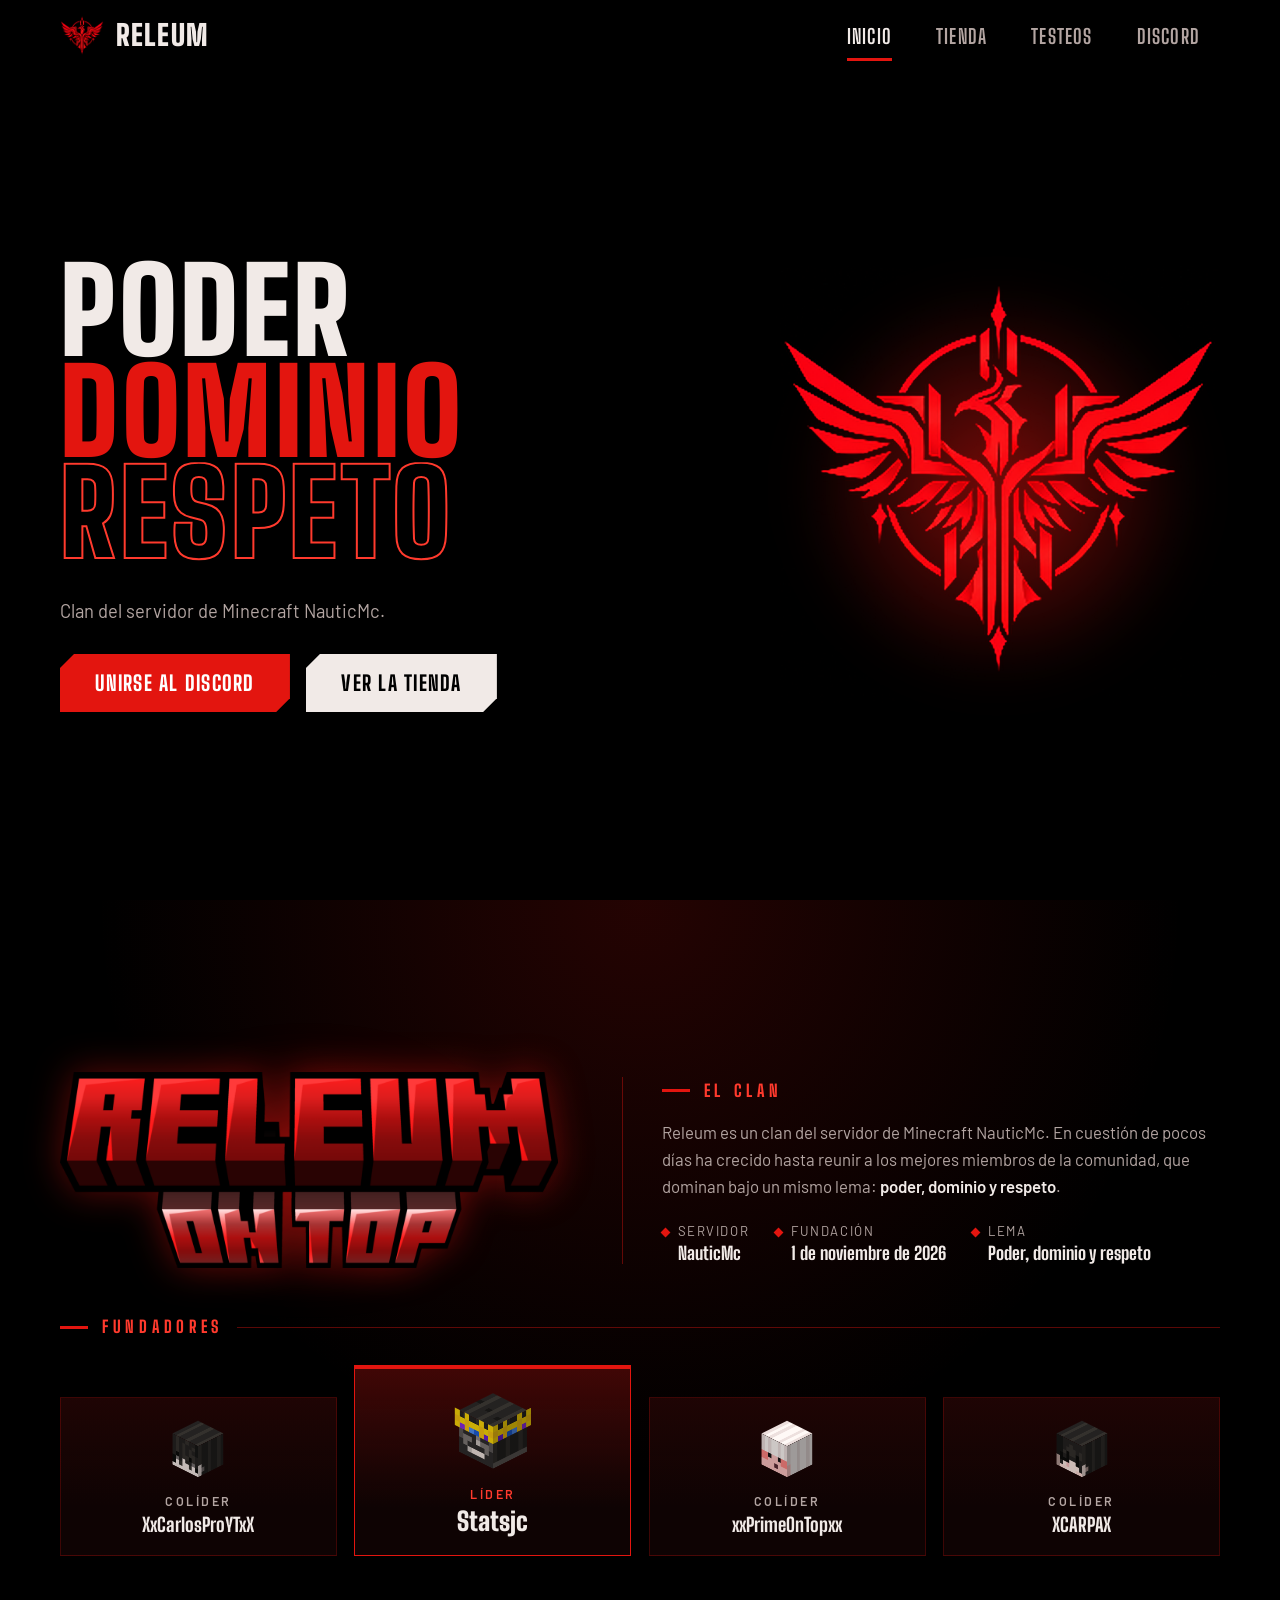
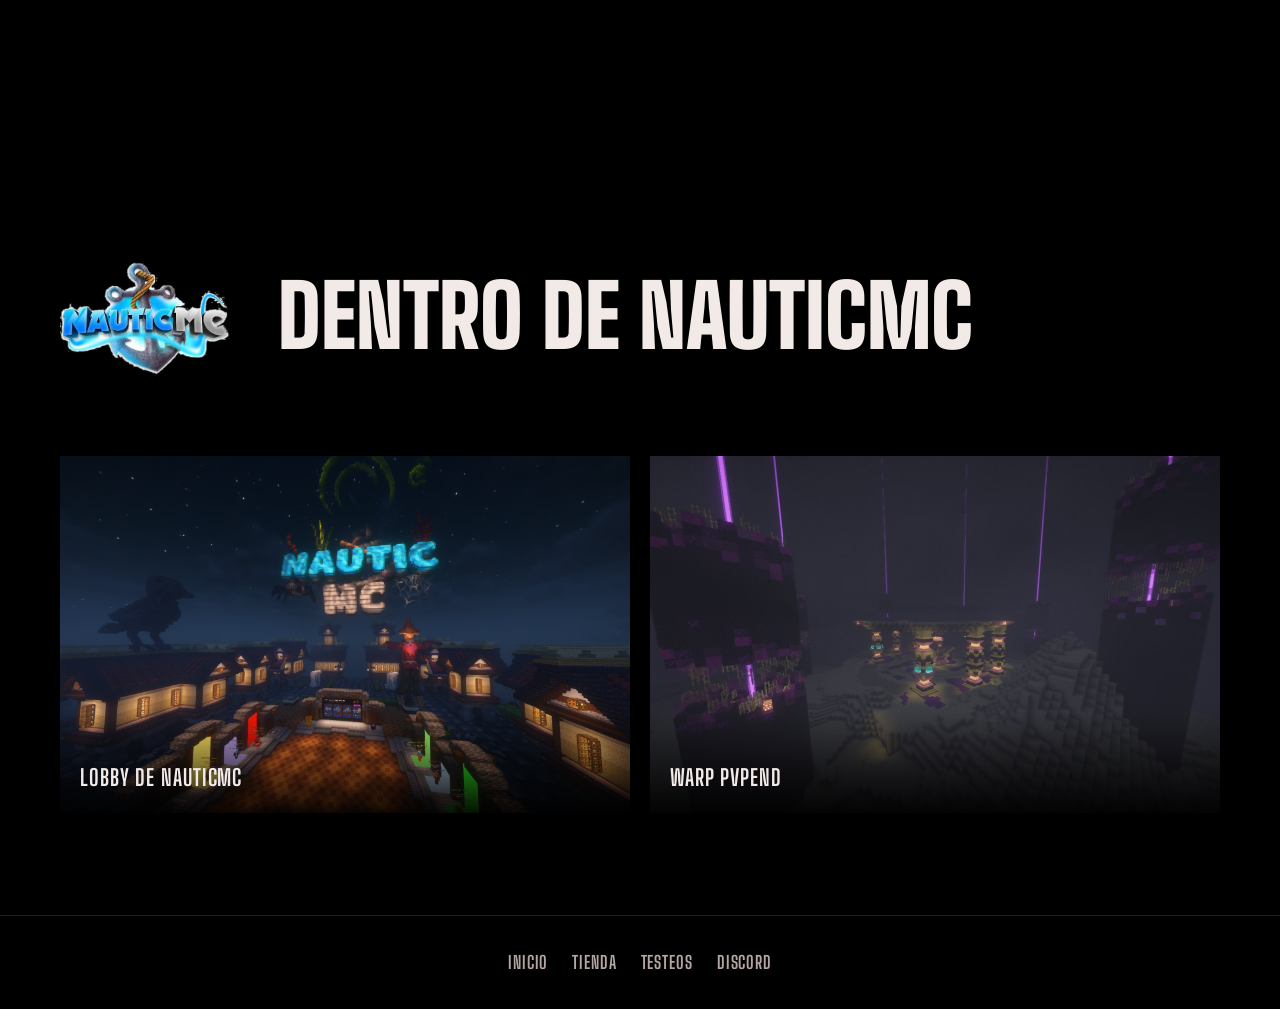
<file: index.html>
<!DOCTYPE html>
<html lang="es">
<head>
<meta charset="utf-8">
<meta name="viewport" content="width=device-width, initial-scale=1">
<title>Clan Releum | Poder, dominio y respeto</title>
<meta name="description" content="Clan Releum del servidor de Minecraft NauticMc. Poder, dominio y respeto.">
<meta name="theme-color" content="#000000">
<link rel="icon" type="image/png" href="assets/img/favicon.png">
<link rel="preconnect" href="https://fonts.googleapis.com">
<link rel="preconnect" href="https://fonts.gstatic.com" crossorigin>
<link href="https://fonts.googleapis.com/css2?family=Barlow:wght@400;500;600&family=Big+Shoulders+Display:wght@700;800;900&display=swap" rel="stylesheet">
<link rel="stylesheet" href="assets/css/styles.css">
<script>document.documentElement.classList.add("js")</script>
</head>
<body>
<a class="salto" href="#contenido">Saltar al contenido</a>
<header class="cabecera">
  <div class="cabecera__in wrap">
    <a class="marca" href="index.html"><img src="assets/img/emblema-releum.png" alt="" width="44" height="44"><span>Releum</span></a>
    <button class="menu-btn" type="button" aria-expanded="false" aria-controls="menu">Menú</button>
    <nav class="menu" id="menu" aria-label="Principal">
      <a href="index.html" aria-current="page">Inicio</a>
      <a href="tienda.html">Tienda</a>
      <a href="testeos.html">Testeos</a>
      <a href="discord.html">Discord</a>
    </nav>
  </div>
</header>

<main id="contenido">

<section class="portada">
  <div class="wrap portada__in">
    <div>
      <h1 class="lema"><span class="sr-only">Clan Releum: </span><span class="pal pal-1">Poder</span><span class="pal pal-2">Dominio</span><span class="pal pal-3">Respeto</span></h1>
      <p class="portada__txt">Clan del servidor de Minecraft NauticMc.</p>
      <div class="btn-fila">
        <a class="btn" href="https://discord.gg/FBF9ZsX2js" target="_blank" rel="noopener">Unirse al Discord</a>
        <a class="btn btn--claro" href="tienda.html">Ver la tienda</a>
      </div>
    </div>
    <div class="portada__emblema">
      <img src="assets/img/emblema-releum.png" alt="Emblema oficial del clan Releum: un fénix rojo de alas abiertas sobre fondo" width="768" height="768">
    </div>
  </div>
</section>

<section class="clan" id="clan">
  <div class="wrap">
    <div class="clan__cab" data-reveal>
      <div class="clan__logo">
        <img class="logotipo" src="assets/img/logotipo-releum-on-top.png" alt="Releum On Top" width="1280" height="504">
      </div>
      <div class="clan__lore">
        <h2 class="etiqueta">El clan</h2>
        <p class="clan__texto">Releum es un clan del servidor de Minecraft NauticMc. En cuestión de pocos días ha crecido hasta reunir a los mejores miembros de la comunidad, que dominan bajo un mismo lema: <strong>poder, dominio y respeto</strong>.</p>
        <dl class="datos">
          <div><dt>Servidor</dt><dd>NauticMc</dd></div>
          <div><dt>Fundación</dt><dd>1 de noviembre de 2026</dd></div>
          <div><dt>Lema</dt><dd>Poder, dominio y respeto</dd></div>
        </dl>
      </div>
    </div>
    <div class="clan__fund" id="fundadores" data-reveal>
      <h2 class="etiqueta etiqueta--linea">Fundadores</h2>
      <ol class="fundadores">
        <li class="fundador">
          <span class="fundador__cabeza"><span class="cabeza cabeza--carlos" data-jugador="XxCarlosProYTxX" data-ref='[44,42,39,40,38,36,40,38,36,34,32,30,44,42,39,44,42,39,44,42,39,37,35,33,45,42,42,92,87,85,34,32,30,61,57,56,187,177,174,197,186,183,197,186,183,187,177,174]' aria-hidden="true"><span class="cabeza__cubo"><span class="capa"><span class="cara cara--frente"></span><span class="cara cara--atras"></span><span class="cara cara--der"></span><span class="cara cara--izq"></span><span class="cara cara--arriba"></span><span class="cara cara--abajo"></span></span><span class="capa capa--ext"><span class="cara cara--frente"></span><span class="cara cara--atras"></span><span class="cara cara--der"></span><span class="cara cara--izq"></span><span class="cara cara--arriba"></span><span class="cara cara--abajo"></span></span></span></span></span>
          <span class="fundador__rango">Colíder</span>
          <h3 class="fundador__nombre">XxCarlosProYTxX</h3>
        </li>
        <li class="fundador fundador--lider">
          <span class="fundador__cabeza"><span class="cabeza cabeza--lg cabeza--stats" data-jugador="Statsjc" data-ref='[202,168,19,198,165,16,202,168,19,198,165,16,132,98,91,105,106,87,118,118,103,124,94,86,98,93,92,66,63,62,105,100,99,98,93,92,46,44,44,133,127,125,143,136,134,46,44,44]' aria-hidden="true"><span class="cabeza__cubo"><span class="capa"><span class="cara cara--frente"></span><span class="cara cara--atras"></span><span class="cara cara--der"></span><span class="cara cara--izq"></span><span class="cara cara--arriba"></span><span class="cara cara--abajo"></span></span><span class="capa capa--ext"><span class="cara cara--frente"></span><span class="cara cara--atras"></span><span class="cara cara--der"></span><span class="cara cara--izq"></span><span class="cara cara--arriba"></span><span class="cara cara--abajo"></span></span></span></span></span>
          <span class="fundador__rango">Líder</span>
          <h3 class="fundador__nombre">Statsjc</h3>
        </li>
        <li class="fundador">
          <span class="fundador__cabeza"><span class="cabeza cabeza--prime" data-jugador="xxPrimeOnTopxx" data-ref='[246,236,234,246,236,234,246,236,234,246,236,234,246,236,234,246,236,234,246,236,234,246,236,234,255,132,130,196,150,150,196,150,150,255,132,130,255,195,194,255,195,194,214,157,159,255,195,194]' aria-hidden="true"><span class="cabeza__cubo"><span class="capa"><span class="cara cara--frente"></span><span class="cara cara--atras"></span><span class="cara cara--der"></span><span class="cara cara--izq"></span><span class="cara cara--arriba"></span><span class="cara cara--abajo"></span></span><span class="capa capa--ext"><span class="cara cara--frente"></span><span class="cara cara--atras"></span><span class="cara cara--der"></span><span class="cara cara--izq"></span><span class="cara cara--arriba"></span><span class="cara cara--abajo"></span></span></span></span></span>
          <span class="fundador__rango">Colíder</span>
          <h3 class="fundador__nombre">xxPrimeOnTopxx</h3>
        </li>
        <li class="fundador">
          <span class="fundador__cabeza"><span class="cabeza cabeza--carpa" data-jugador="XCARPAX" data-ref='[23,22,21,36,34,33,40,38,36,36,34,33,23,22,21,38,36,34,52,49,45,38,36,34,57,49,47,19,18,16,146,134,130,24,23,22,162,140,136,254,221,216,255,234,227,200,176,170]' aria-hidden="true"><span class="cabeza__cubo"><span class="capa"><span class="cara cara--frente"></span><span class="cara cara--atras"></span><span class="cara cara--der"></span><span class="cara cara--izq"></span><span class="cara cara--arriba"></span><span class="cara cara--abajo"></span></span><span class="capa capa--ext"><span class="cara cara--frente"></span><span class="cara cara--atras"></span><span class="cara cara--der"></span><span class="cara cara--izq"></span><span class="cara cara--arriba"></span><span class="cara cara--abajo"></span></span></span></span></span>
          <span class="fundador__rango">Colíder</span>
          <h3 class="fundador__nombre">XCARPAX</h3>
        </li>
      </ol>
    </div>
  </div>
</section>

<section class="seccion" id="nauticmc" data-reveal>
  <div class="wrap">
    <div class="intro-nautic">
      <img src="assets/img/nauticmc-icono.png" alt="Icono de NauticMc" width="447" height="447">
      <h2 class="titulo">Dentro de NauticMc</h2>
    </div>
    <div class="galeria">
      <figure class="foto">
        <img src="assets/img/nauticmc-lobby.png" alt="Lobby de NauticMc de noche, con el logotipo del servidor sobre la plaza central" width="1024" height="576" loading="lazy">
        <figcaption>Lobby de NauticMc</figcaption>
      </figure>
      <figure class="foto">
        <img src="assets/img/warp-pvpend.jpg" alt="Warp pvpend: isla del End con dos grandes pilares de obsidiana" width="1365" height="701" loading="lazy">
        <figcaption>Warp pvpend</figcaption>
      </figure>
    </div>
  </div>
</section>


</main>
<footer class="pie">
  <div class="pie__in wrap">
    <nav aria-label="Pie de página">
      <a href="index.html">Inicio</a>
      <a href="tienda.html">Tienda</a>
      <a href="testeos.html">Testeos</a>
      <a href="discord.html">Discord</a>
    </nav>
  </div>
</footer>
<script src="assets/js/main.js"></script>
</body>
</html>
</file>
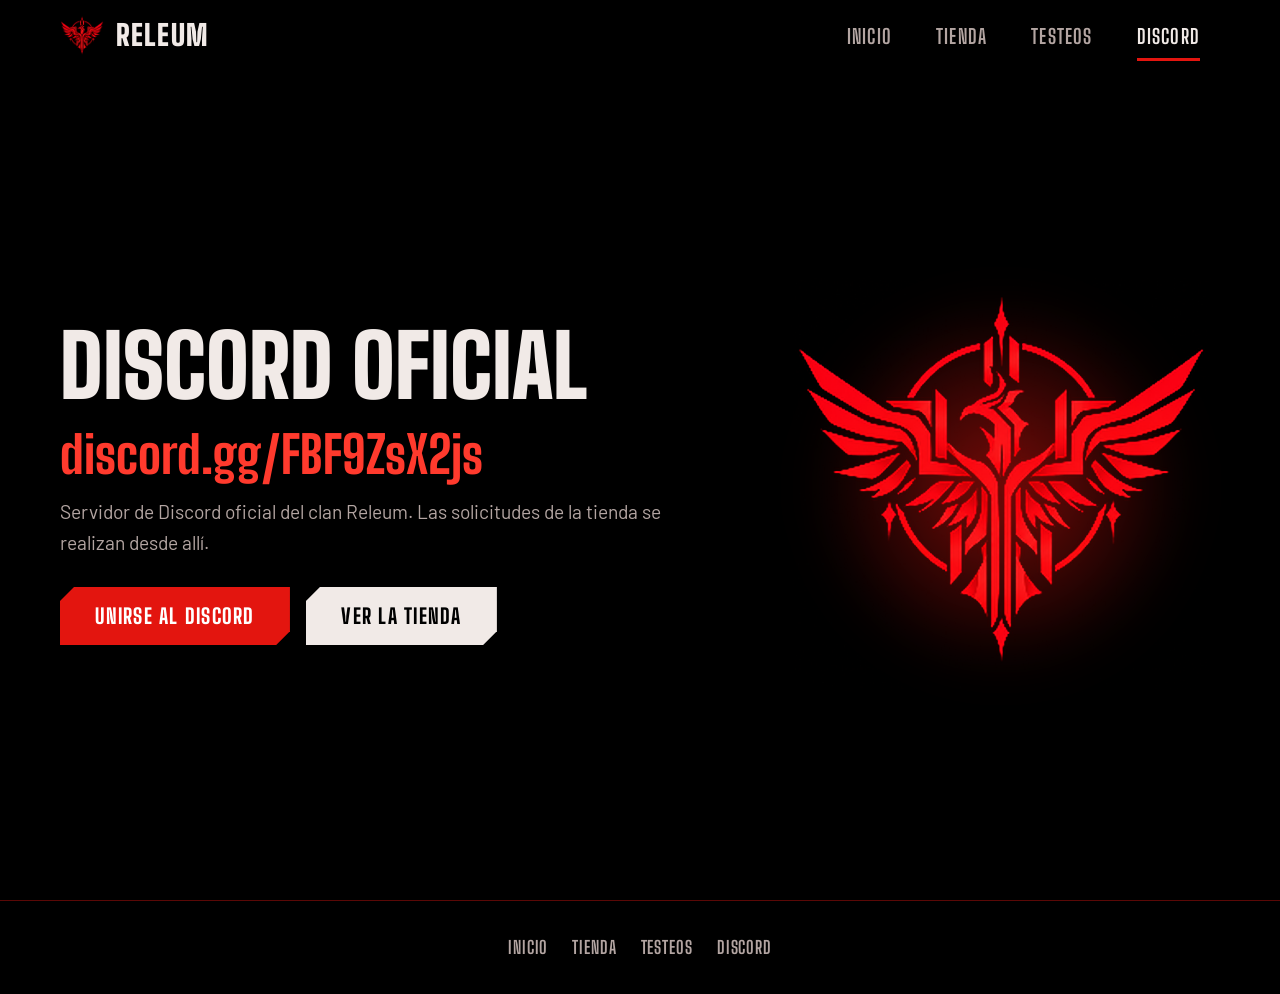
<file: discord.html>
<!DOCTYPE html>
<html lang="es">
<head>
<meta charset="utf-8">
<meta name="viewport" content="width=device-width, initial-scale=1">
<title>Discord | Clan Releum</title>
<meta name="description" content="Invitación al Discord oficial del clan Releum.">
<meta name="theme-color" content="#000000">
<link rel="icon" type="image/png" href="assets/img/favicon.png">
<link rel="preconnect" href="https://fonts.googleapis.com">
<link rel="preconnect" href="https://fonts.gstatic.com" crossorigin>
<link href="https://fonts.googleapis.com/css2?family=Barlow:wght@400;500;600&family=Big+Shoulders+Display:wght@700;800;900&display=swap" rel="stylesheet">
<link rel="stylesheet" href="assets/css/styles.css">
<script>document.documentElement.classList.add("js")</script>
</head>
<body>
<a class="salto" href="#contenido">Saltar al contenido</a>
<header class="cabecera">
  <div class="cabecera__in wrap">
    <a class="marca" href="index.html"><img src="assets/img/emblema-releum.png" alt="" width="44" height="44"><span>Releum</span></a>
    <button class="menu-btn" type="button" aria-expanded="false" aria-controls="menu">Menú</button>
    <nav class="menu" id="menu" aria-label="Principal">
      <a href="index.html">Inicio</a>
      <a href="tienda.html">Tienda</a>
      <a href="testeos.html">Testeos</a>
      <a href="discord.html" aria-current="page">Discord</a>
    </nav>
  </div>
</header>

<main id="contenido">
<section class="wrap discord">
  <div>
    <h1 class="titulo">Discord oficial</h1>
    <span class="enlace-texto">discord.gg/FBF9ZsX2js</span>
    <p class="lead">Servidor de Discord oficial del clan Releum. Las solicitudes de la tienda se realizan desde allí.</p>
    <div class="btn-fila">
      <a class="btn" href="https://discord.gg/FBF9ZsX2js" target="_blank" rel="noopener">Unirse al Discord</a>
      <a class="btn btn--claro" href="tienda.html">Ver la tienda</a>
    </div>
  </div>
  <div class="portada__emblema">
    <img src="assets/img/emblema-releum.png" alt="Emblema oficial del clan Releum" width="768" height="768">
  </div>
</section>
</main>
<footer class="pie">
  <div class="pie__in wrap">
    <nav aria-label="Pie de página">
      <a href="index.html">Inicio</a>
      <a href="tienda.html">Tienda</a>
      <a href="testeos.html">Testeos</a>
      <a href="discord.html">Discord</a>
    </nav>
  </div>
</footer>
<script src="assets/js/main.js"></script>
</body>
</html>
</file>
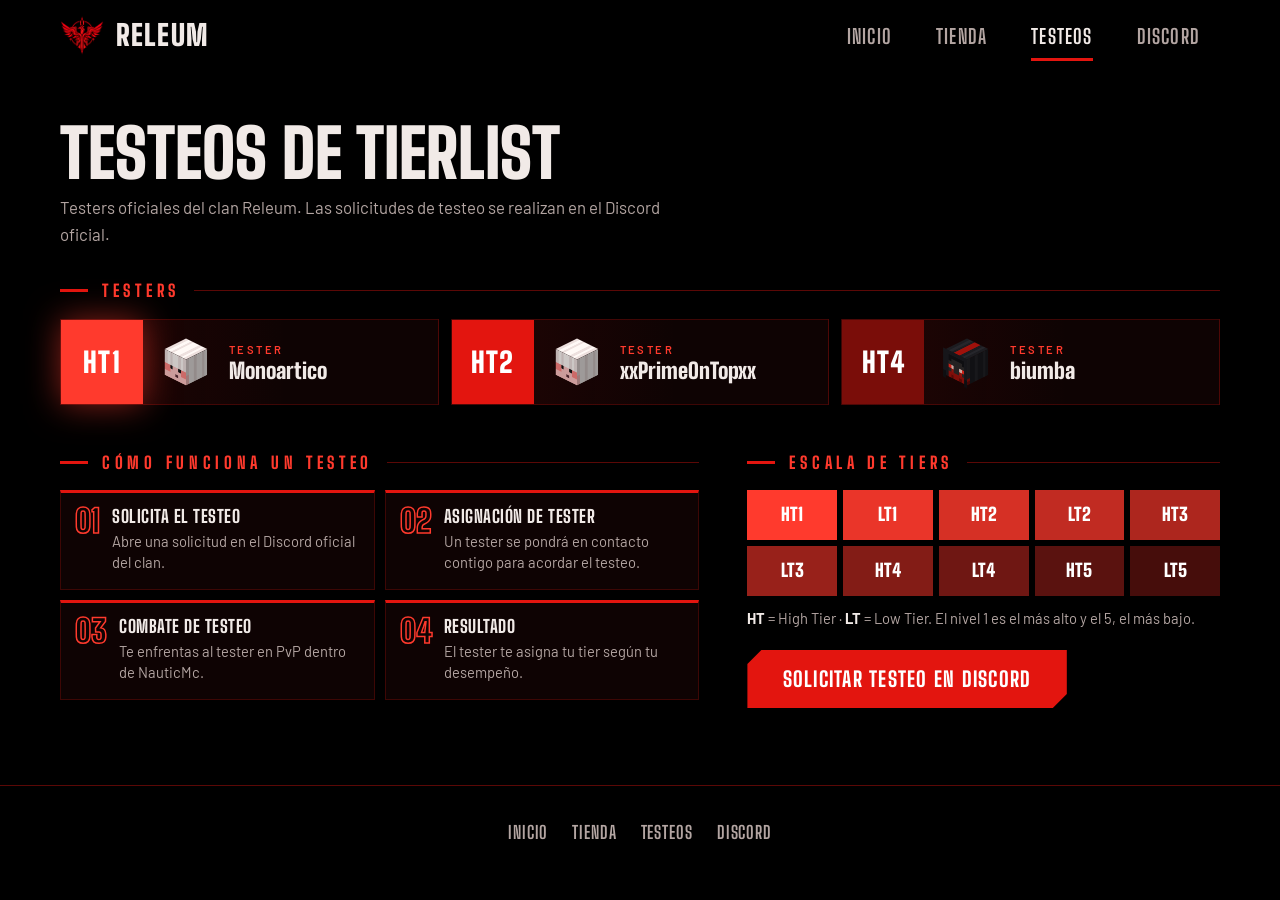
<file: testeos.html>
<!DOCTYPE html>
<html lang="es">
<head>
<meta charset="utf-8">
<meta name="viewport" content="width=device-width, initial-scale=1">
<title>Testeos de Tierlist | Clan Releum</title>
<meta name="description" content="Testers oficiales de tierlist del clan Releum. Las solicitudes de testeo se gestionan en el Discord oficial.">
<meta name="theme-color" content="#000000">
<link rel="icon" type="image/png" href="assets/img/favicon.png">
<link rel="preconnect" href="https://fonts.googleapis.com">
<link rel="preconnect" href="https://fonts.gstatic.com" crossorigin>
<link href="https://fonts.googleapis.com/css2?family=Barlow:wght@400;500;600&family=Big+Shoulders+Display:wght@700;800;900&display=swap" rel="stylesheet">
<link rel="stylesheet" href="assets/css/styles.css">
<script>document.documentElement.classList.add("js")</script>
</head>
<body>
<a class="salto" href="#contenido">Saltar al contenido</a>
<header class="cabecera">
  <div class="cabecera__in wrap">
    <a class="marca" href="index.html"><img src="assets/img/emblema-releum.png" alt="" width="44" height="44"><span>Releum</span></a>
    <button class="menu-btn" type="button" aria-expanded="false" aria-controls="menu">Menú</button>
    <nav class="menu" id="menu" aria-label="Principal">
      <a href="index.html">Inicio</a>
      <a href="tienda.html">Tienda</a>
      <a href="testeos.html" aria-current="page">Testeos</a>
      <a href="discord.html">Discord</a>
    </nav>
  </div>
</header>

<main id="contenido">

<section class="cab-pagina cab-pagina--compacta" data-reveal>
  <div class="wrap">
    <h1 class="titulo">Testeos de Tierlist</h1>
    <p>Testers oficiales del clan Releum. Las solicitudes de testeo se realizan en el Discord oficial.</p>
  </div>
</section>

<div class="wrap testeos">
  <h2 class="etiqueta etiqueta--linea">Testers</h2>
  <ol class="tierlist" data-reveal>
    <li class="tester tester--ht1">
      <span class="tester__tier"><span class="sr-only">Nivel </span>HT1</span>
      <span class="tester__cabeza"><span class="cabeza cabeza--prime" aria-hidden="true"><span class="cabeza__cubo"><span class="capa"><span class="cara cara--frente"></span><span class="cara cara--atras"></span><span class="cara cara--der"></span><span class="cara cara--izq"></span><span class="cara cara--arriba"></span><span class="cara cara--abajo"></span></span><span class="capa capa--ext"><span class="cara cara--frente"></span><span class="cara cara--atras"></span><span class="cara cara--der"></span><span class="cara cara--izq"></span><span class="cara cara--arriba"></span><span class="cara cara--abajo"></span></span></span></span></span>
      <div class="tester__info">
        <p class="tester__rol">Tester</p>
        <h2 class="tester__nombre">Monoartico</h2>
      </div>
    </li>
    <li class="tester tester--ht2">
      <span class="tester__tier"><span class="sr-only">Nivel </span>HT2</span>
      <span class="tester__cabeza"><span class="cabeza cabeza--prime" data-jugador="xxPrimeOnTopxx" data-ref='[246,236,234,246,236,234,246,236,234,246,236,234,246,236,234,246,236,234,246,236,234,246,236,234,255,132,130,196,150,150,196,150,150,255,132,130,255,195,194,255,195,194,214,157,159,255,195,194]' aria-hidden="true"><span class="cabeza__cubo"><span class="capa"><span class="cara cara--frente"></span><span class="cara cara--atras"></span><span class="cara cara--der"></span><span class="cara cara--izq"></span><span class="cara cara--arriba"></span><span class="cara cara--abajo"></span></span><span class="capa capa--ext"><span class="cara cara--frente"></span><span class="cara cara--atras"></span><span class="cara cara--der"></span><span class="cara cara--izq"></span><span class="cara cara--arriba"></span><span class="cara cara--abajo"></span></span></span></span></span>
      <div class="tester__info">
        <p class="tester__rol">Tester</p>
        <h2 class="tester__nombre">xxPrimeOnTopxx</h2>
      </div>
    </li>
    <li class="tester tester--ht4">
      <span class="tester__tier"><span class="sr-only">Nivel </span>HT4</span>
      <span class="tester__cabeza"><span class="cabeza cabeza--biumba" aria-hidden="true"><span class="cabeza__cubo"><span class="capa"><span class="cara cara--frente"></span><span class="cara cara--atras"></span><span class="cara cara--der"></span><span class="cara cara--izq"></span><span class="cara cara--arriba"></span><span class="cara cara--abajo"></span></span><span class="capa capa--ext"><span class="cara cara--frente"></span><span class="cara cara--atras"></span><span class="cara cara--der"></span><span class="cara cara--izq"></span><span class="cara cara--arriba"></span><span class="cara cara--abajo"></span></span></span></span></span>
      <div class="tester__info">
        <p class="tester__rol">Tester</p>
        <h2 class="tester__nombre">biumba</h2>
      </div>
    </li>
  </ol>

  <div class="testeos__grid">
    <section class="bloque-testeo" data-reveal>
      <h2 class="etiqueta etiqueta--linea">Cómo funciona un testeo</h2>
      <ol class="pasos">
        <li class="paso">
          <span class="paso__num">01</span>
          <div><h3>Solicita el testeo</h3><p>Abre una solicitud en el Discord oficial del clan.</p></div>
        </li>
        <li class="paso">
          <span class="paso__num">02</span>
          <div><h3>Asignación de tester</h3><p>Un tester se pondrá en contacto contigo para acordar el testeo.</p></div>
        </li>
        <li class="paso">
          <span class="paso__num">03</span>
          <div><h3>Combate de testeo</h3><p>Te enfrentas al tester en PvP dentro de NauticMc.</p></div>
        </li>
        <li class="paso">
          <span class="paso__num">04</span>
          <div><h3>Resultado</h3><p>El tester te asigna tu tier según tu desempeño.</p></div>
        </li>
      </ol>
    </section>

    <section class="bloque-testeo" data-reveal>
      <h2 class="etiqueta etiqueta--linea">Escala de tiers</h2>
      <ol class="escala" aria-label="Escala de tiers, de mayor a menor nivel"><li style="--i:0">HT1</li><li style="--i:1">LT1</li><li style="--i:2">HT2</li><li style="--i:3">LT2</li><li style="--i:4">HT3</li><li style="--i:5">LT3</li><li style="--i:6">HT4</li><li style="--i:7">LT4</li><li style="--i:8">HT5</li><li style="--i:9">LT5</li></ol>
      <p class="escala__nota"><strong>HT</strong> = High Tier · <strong>LT</strong> = Low Tier. El nivel 1 es el más alto y el 5, el más bajo.</p>
      <a class="btn" href="https://discord.gg/FBF9ZsX2js" target="_blank" rel="noopener">Solicitar testeo en Discord</a>
    </section>
  </div>
</div>

</main>
<footer class="pie">
  <div class="pie__in wrap">
    <nav aria-label="Pie de página">
      <a href="index.html">Inicio</a>
      <a href="tienda.html">Tienda</a>
      <a href="testeos.html">Testeos</a>
      <a href="discord.html">Discord</a>
    </nav>
  </div>
</footer>
<script src="assets/js/main.js"></script>
</body>
</html>
</file>
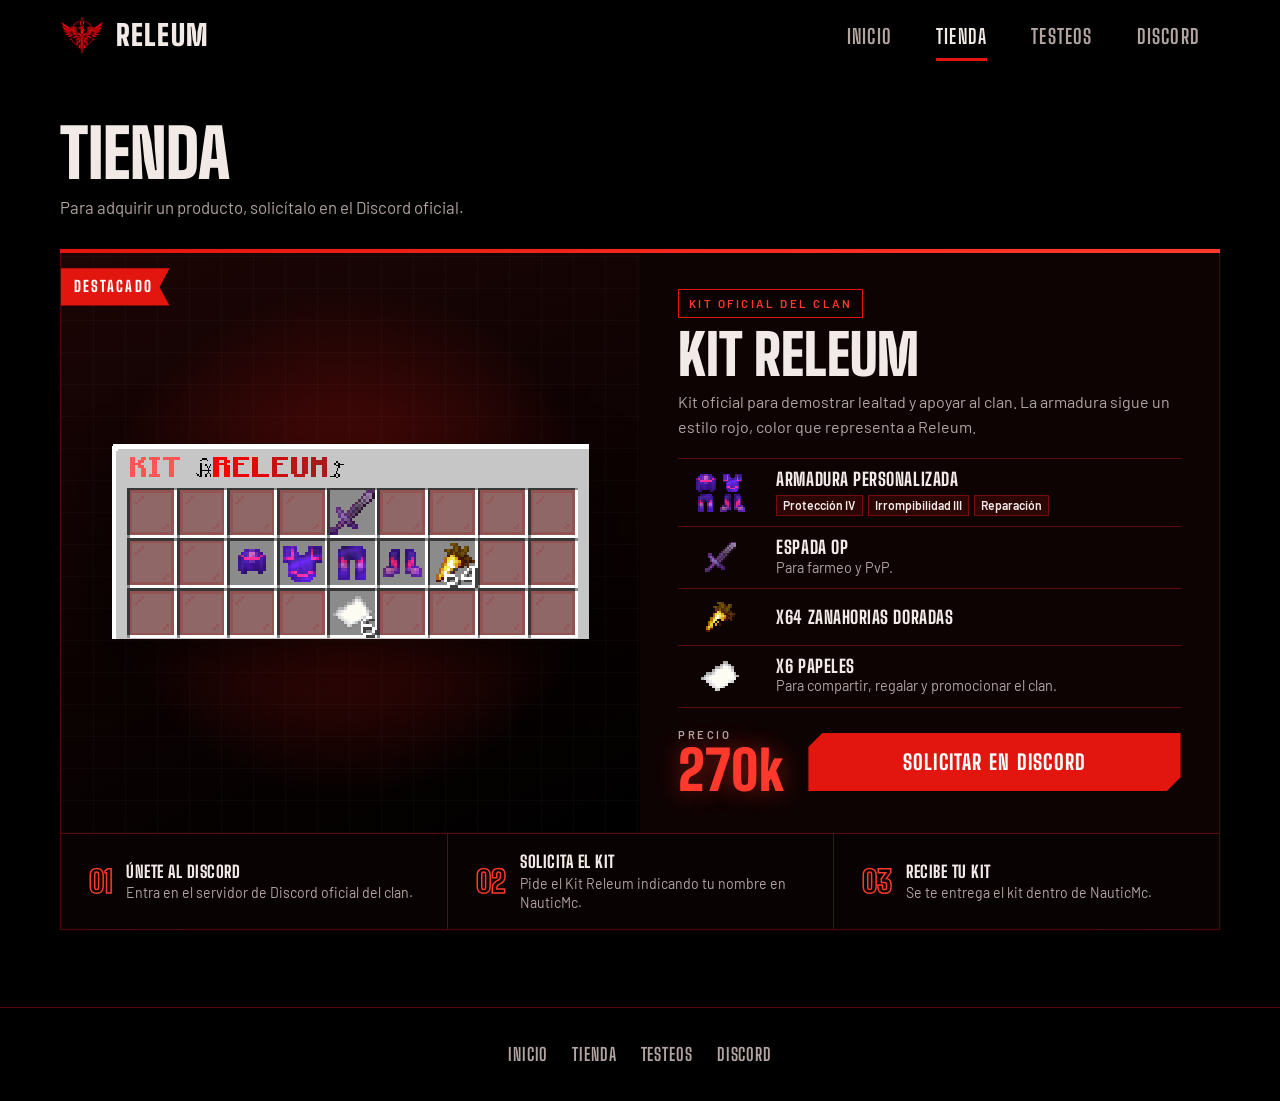
<file: tienda.html>
<!DOCTYPE html>
<html lang="es">
<head>
<meta charset="utf-8">
<meta name="viewport" content="width=device-width, initial-scale=1">
<title>Tienda | Clan Releum</title>
<meta name="description" content="Kits oficiales del clan Releum. Las solicitudes se gestionan en el Discord oficial.">
<meta name="theme-color" content="#000000">
<link rel="icon" type="image/png" href="assets/img/favicon.png">
<link rel="preconnect" href="https://fonts.googleapis.com">
<link rel="preconnect" href="https://fonts.gstatic.com" crossorigin>
<link href="https://fonts.googleapis.com/css2?family=Barlow:wght@400;500;600&family=Big+Shoulders+Display:wght@700;800;900&display=swap" rel="stylesheet">
<link rel="stylesheet" href="assets/css/styles.css">
<script>document.documentElement.classList.add("js")</script>
</head>
<body>
<a class="salto" href="#contenido">Saltar al contenido</a>
<header class="cabecera">
  <div class="cabecera__in wrap">
    <a class="marca" href="index.html"><img src="assets/img/emblema-releum.png" alt="" width="44" height="44"><span>Releum</span></a>
    <button class="menu-btn" type="button" aria-expanded="false" aria-controls="menu">Menú</button>
    <nav class="menu" id="menu" aria-label="Principal">
      <a href="index.html">Inicio</a>
      <a href="tienda.html" aria-current="page">Tienda</a>
      <a href="testeos.html">Testeos</a>
      <a href="discord.html">Discord</a>
    </nav>
  </div>
</header>

<main id="contenido">

<section class="cab-pagina cab-pagina--compacta" data-reveal>
  <div class="wrap">
    <h1 class="titulo">Tienda</h1>
    <p>Para adquirir un producto, solicítalo en el Discord oficial.</p>
  </div>
</section>

<div class="wrap tienda">
  <article class="escaparate" data-reveal>
    <div class="escaparate__media">
      <span class="escaparate__cinta">Destacado</span>
      <img src="assets/img/kit-releum.png" alt="Contenido del Kit Releum: armadura, espada, zanahorias doradas y papeles" width="1542" height="630">
    </div>

    <div class="escaparate__cuerpo">
      <p class="producto__sello">Kit oficial del clan</p>
      <h2 class="escaparate__nombre">Kit Releum</h2>
      <p class="escaparate__desc">Kit oficial para demostrar lealtad y apoyar al clan. La armadura sigue un estilo rojo, color que representa a Releum.</p>

      <ul class="incluye" aria-label="Contenido del kit">
        <li><span class="incluye__ico incluye__ico--multi"><img src="assets/img/kit/casco.png" alt="" loading="lazy"><img src="assets/img/kit/peto.png" alt="" loading="lazy"><img src="assets/img/kit/pantalones.png" alt="" loading="lazy"><img src="assets/img/kit/botas.png" alt="" loading="lazy"></span><div><strong>Armadura personalizada</strong><span class="incluye__chips"><em>Protección IV</em><em>Irrompibilidad III</em><em>Reparación</em></span></div></li>
        <li><span class="incluye__ico"><img src="assets/img/kit/espada.png" alt="" loading="lazy"></span><div><strong>Espada OP</strong><span>Para farmeo y PvP.</span></div></li>
        <li><span class="incluye__ico"><img src="assets/img/kit/zanahoria.png" alt="" loading="lazy"></span><div><strong>x64 zanahorias doradas</strong></div></li>
        <li><span class="incluye__ico"><img src="assets/img/kit/papel.png" alt="" loading="lazy"></span><div><strong>x6 papeles</strong><span>Para compartir, regalar y promocionar el clan.</span></div></li>
      </ul>

      <div class="escaparate__compra">
        <p class="escaparate__precio"><span>Precio</span>270k</p>
        <a class="btn escaparate__btn" href="https://discord.gg/FBF9ZsX2js" target="_blank" rel="noopener">Solicitar en Discord</a>
      </div>
    </div>

    <ol class="escaparate__pasos" aria-label="Cómo solicitarlo">
      <li><b>01</b><span><strong>Únete al Discord</strong>Entra en el servidor de Discord oficial del clan.</span></li>
      <li><b>02</b><span><strong>Solicita el kit</strong>Pide el Kit Releum indicando tu nombre en NauticMc.</span></li>
      <li><b>03</b><span><strong>Recibe tu kit</strong>Se te entrega el kit dentro de NauticMc.</span></li>
    </ol>
  </article>
</div>

</main>
<footer class="pie">
  <div class="pie__in wrap">
    <nav aria-label="Pie de página">
      <a href="index.html">Inicio</a>
      <a href="tienda.html">Tienda</a>
      <a href="testeos.html">Testeos</a>
      <a href="discord.html">Discord</a>
    </nav>
  </div>
</footer>
<script src="assets/js/main.js"></script>
</body>
</html>
</file>
<file: assets/css/styles.css>
/* ==========================================================
   Clan Releum — Hoja de estilos (versión simplificada)
   Paleta: negro y rojo. Tipografías: Big Shoulders Display + Barlow
   ========================================================== */
:root{
  --black:#000;
  --panel:#0e0303;
  --red:#e3150f;
  --red-hot:#ff3a2d;
  --bone:#f1eae7;
  --ash:#b3a5a2;
  --line:rgba(227,21,15,.4);
  --display:"Big Shoulders Display",Impact,"Arial Narrow",sans-serif;
  --text:"Barlow","Segoe UI",Arial,sans-serif;
  --wrap:1160px;
  --gut:clamp(20px,5vw,56px);
  --cut:14px;
}
*,*::before,*::after{box-sizing:border-box}
html{scroll-behavior:smooth;-webkit-text-size-adjust:100%}
body{margin:0;background:var(--black);color:var(--bone);font-family:var(--text);font-size:1.0625rem;line-height:1.65;-webkit-font-smoothing:antialiased}
img{display:block;max-width:100%;height:auto}
a{color:inherit}
h1,h2,h3,p,ul,dl,dd,figure{margin:0}
ul{padding:0;list-style:none}
:focus-visible{outline:3px solid var(--red-hot);outline-offset:3px}
.wrap{width:min(100% - var(--gut)*2,var(--wrap));margin-inline:auto}
.sr-only{position:absolute;width:1px;height:1px;overflow:hidden;clip:rect(0 0 0 0);white-space:nowrap}
.salto{position:absolute;left:12px;top:-60px;background:var(--red);color:#fff;padding:.6em 1em;z-index:100;text-decoration:none;font-weight:600}
.salto:focus{top:12px}

/* ---------- Cabecera ---------- */
.cabecera{position:sticky;top:0;z-index:50;background:rgba(0,0,0,.9);backdrop-filter:blur(8px)}
.cabecera__in{display:flex;align-items:center;justify-content:space-between;gap:24px;min-height:72px}
.marca{display:flex;align-items:center;gap:12px;text-decoration:none;font-family:var(--display);font-weight:900;font-size:1.8rem;letter-spacing:.04em;text-transform:uppercase}
.marca img{width:44px;height:44px;transition:transform .4s}
.marca:hover img{transform:rotate(-8deg) scale(1.1)}
.menu{display:flex;gap:4px}
.menu a{position:relative;display:block;padding:.5em 1em;text-decoration:none;font-family:var(--display);font-weight:700;font-size:1.25rem;letter-spacing:.06em;text-transform:uppercase;color:var(--ash);transition:color .2s}
.menu a::after{content:"";position:absolute;left:1em;right:1em;bottom:2px;height:3px;background:var(--red);transform:scaleX(0);transform-origin:left;transition:transform .3s}
.menu a:hover{color:var(--bone)}
.menu a:hover::after,.menu a[aria-current="page"]::after{transform:scaleX(1)}
.menu a[aria-current="page"]{color:var(--bone)}
.menu-btn{display:none;background:none;border:1px solid var(--line);color:var(--bone);font:600 1rem var(--text);padding:.55em 1em;cursor:pointer}

/* ---------- Botones ---------- */
.btn{display:inline-flex;align-items:center;justify-content:center;padding:.85em 1.7em;border:0;cursor:pointer;text-decoration:none;font-family:var(--display);font-weight:800;font-size:1.3rem;letter-spacing:.06em;text-transform:uppercase;line-height:1.1;
  background:var(--red);color:#fff;
  clip-path:polygon(var(--cut) 0,100% 0,100% calc(100% - var(--cut)),calc(100% - var(--cut)) 100%,0 100%,0 var(--cut));
  transition:background .2s,transform .2s}
.btn:hover{background:var(--red-hot);transform:translateY(-3px)}
.btn:focus-visible{clip-path:none;outline:3px solid #fff;outline-offset:3px}
.btn--claro{background:var(--bone);color:#000}
.btn--claro:hover{background:#fff}
.btn--negro{background:#000;color:#fff}
.btn--negro:hover{background:#222}
.btn-fila{display:flex;flex-wrap:wrap;gap:16px}

/* ---------- Portada ---------- */
.portada{overflow:hidden;min-height:calc(100svh - 72px);display:flex;align-items:center;padding:clamp(32px,5vw,64px) 0}
.portada__in{display:grid;grid-template-columns:minmax(0,1.2fr) minmax(0,.8fr);align-items:center;gap:clamp(24px,4vw,64px)}
.lema{font-family:var(--display);font-weight:900;text-transform:uppercase;line-height:.86;font-size:clamp(3.2rem,9.2vw,9rem);letter-spacing:.03em}
.lema .pal{display:block;animation:revelar 1s cubic-bezier(.7,0,.2,1) both}
.lema .pal-1{animation-delay:.1s}
.lema .pal-2{color:var(--red);animation-delay:.3s}
.lema .pal-3{color:transparent;-webkit-text-stroke:2px var(--red-hot);animation-delay:.5s}
.portada__txt{margin-top:clamp(20px,3vw,32px);max-width:32em;color:var(--ash);font-size:1.15rem}
.portada .btn-fila{margin-top:28px}
.portada__emblema{position:relative;justify-self:center;width:min(100%,520px)}
.portada__emblema::before{content:"";position:absolute;inset:4%;border-radius:50%;background:radial-gradient(circle,rgba(227,21,15,.55) 0%,rgba(227,21,15,0) 68%);filter:blur(26px);animation:latido 4.5s ease-in-out infinite}
.portada__emblema img{position:relative;width:100%;animation:aparecer 1.4s ease .7s both,brillo 4.5s ease-in-out 2.1s infinite}
@keyframes revelar{from{clip-path:inset(0 100% 0 0)}to{clip-path:inset(0 0 0 0)}}
@keyframes aparecer{from{opacity:0;transform:scale(.94)}to{opacity:1;transform:none}}
@keyframes latido{0%,100%{opacity:.5;transform:scale(.94)}50%{opacity:1;transform:scale(1.08)}}
@keyframes brillo{0%,100%{filter:drop-shadow(0 0 6px rgba(227,21,15,.35))}50%{filter:drop-shadow(0 0 30px rgba(255,58,45,.85))}}

/* ---------- Secciones ---------- */
.seccion{padding:clamp(56px,8vw,104px) 0}
.titulo{font-family:var(--display);font-weight:900;text-transform:uppercase;line-height:.9;font-size:clamp(2.8rem,7vw,5.4rem)}
.lead{margin-top:24px;max-width:36em;color:var(--ash);font-size:1.2rem}
.seccion--compacta{padding:clamp(40px,5vw,64px) 0}
.titulo--sm{font-size:clamp(1.8rem,3vw,2.4rem)}

/* ---------- El clan: logotipo, lore y fundadores ---------- */
.clan{position:relative;display:flex;align-items:center;min-height:calc(100svh - 72px);padding:clamp(32px,5vh,64px) 0;overflow:hidden}
.clan::before{content:"";position:absolute;left:50%;top:0;width:min(1100px,120%);height:70%;transform:translateX(-50%);background:radial-gradient(ellipse at 50% 0,rgba(227,21,15,.16),rgba(227,21,15,0) 70%);pointer-events:none}
.clan>.wrap{position:relative}
.clan__cab{display:grid;grid-template-columns:minmax(0,5fr) minmax(0,6fr);gap:clamp(28px,5vw,72px);align-items:center}
.clan__logo{position:relative}
.clan__logo::before{content:"";position:absolute;inset:6% 12%;border-radius:50%;background:radial-gradient(circle,rgba(227,21,15,.45) 0%,rgba(227,21,15,0) 70%);filter:blur(30px);animation:latido 4.5s ease-in-out infinite}
.logotipo{position:relative;width:100%;filter:drop-shadow(0 0 18px rgba(227,21,15,.4));transition:transform .5s}
.clan__logo:hover .logotipo{transform:scale(1.04) rotate(-1deg)}
.clan__lore{padding-left:clamp(20px,3vw,40px);border-left:1px solid var(--line)}
.etiqueta{display:flex;align-items:center;gap:14px;font-family:var(--display);font-weight:800;font-size:1.05rem;letter-spacing:.28em;text-transform:uppercase;color:var(--red-hot)}
.etiqueta::before{content:"";width:28px;height:3px;background:var(--red)}
.etiqueta--linea::after{content:"";flex:1;height:1px;background:var(--line)}
.clan__texto{margin-top:14px;max-width:34em;font-size:clamp(1.05rem,1.3vw,1.2rem);line-height:1.6;color:var(--ash)}
.clan__texto strong{color:var(--bone);font-weight:600}
.datos{display:flex;flex-wrap:wrap;gap:12px 26px;margin-top:22px}
.datos div{position:relative;padding-left:16px}
.datos div::before{content:"";position:absolute;left:0;top:.45em;width:7px;height:7px;background:var(--red);transform:rotate(45deg)}
.datos dt{color:var(--ash);font-size:.82rem;letter-spacing:.12em;text-transform:uppercase}
.datos dd{font-family:var(--display);font-weight:800;font-size:clamp(1.1rem,1.4vw,1.25rem);line-height:1.15}

.clan__fund{margin-top:clamp(28px,5vh,56px)}
.fundadores{display:grid;grid-template-columns:repeat(4,minmax(0,1fr));gap:clamp(10px,1.4vw,18px);margin:clamp(16px,2.6vh,24px) 0 0;padding:0;list-style:none;align-items:end}
.fundador{position:relative;display:flex;flex-direction:column;align-items:center;text-align:center;padding:18px 14px 20px;
  background:linear-gradient(180deg,rgba(227,21,15,.08),rgba(227,21,15,0) 70%),var(--panel);border:1px solid rgba(227,21,15,.22);
  transition:transform .35s cubic-bezier(.2,.7,.2,1),border-color .35s,background-color .35s}
.fundador:hover{transform:translateY(-6px);border-color:var(--red)}
.fundador__cabeza{position:relative;display:block}
.fundador__cabeza::after{content:"";position:absolute;left:50%;bottom:-2px;width:70%;height:10px;transform:translateX(-50%);border-radius:50%;background:radial-gradient(closest-side,rgba(0,0,0,.85),rgba(0,0,0,0));z-index:-1}
.fundador__rango{margin-top:10px;font-size:.78rem;font-weight:600;letter-spacing:.2em;text-transform:uppercase;color:var(--ash)}
.fundador__nombre{margin-top:2px;font-family:var(--display);font-weight:800;font-size:clamp(1.1rem,1.5vw,1.4rem);line-height:1.1;overflow-wrap:anywhere;transition:color .3s}
.fundador:hover .fundador__nombre{color:var(--red-hot)}
.fundador--lider{padding-top:22px;border-color:var(--red);background:linear-gradient(180deg,rgba(227,21,15,.24),rgba(227,21,15,0) 75%),var(--panel)}
.fundador--lider::before{content:"";position:absolute;inset:0 0 auto;height:3px;background:var(--red)}
.fundador--lider .fundador__rango{color:var(--red-hot)}
.fundador--lider .fundador__nombre{font-weight:900;font-size:clamp(1.4rem,2vw,1.8rem)}
.js .clan__fund .fundador{opacity:0;transform:translateY(24px);transition:opacity .7s ease,transform .7s cubic-bezier(.2,.7,.2,1),border-color .35s}
.js .clan__fund.visible .fundador{opacity:1;transform:none}
.js .clan__fund.visible .fundador:hover{transform:translateY(-6px)}
.js .clan__fund .fundador:nth-child(2){transition-delay:.1s}
.js .clan__fund .fundador:nth-child(3){transition-delay:.2s}
.js .clan__fund .fundador:nth-child(4){transition-delay:.3s}
.js .clan__fund.visible .fundador:hover{transition-delay:0s}
.js .clan__fund[data-reveal]{opacity:1;transform:none}

/* ---------- NauticMc ---------- */
.intro-nautic{display:flex;align-items:center;gap:clamp(20px,4vw,48px)}
.intro-nautic img{width:clamp(100px,14vw,170px);flex:none}
.galeria{display:grid;grid-template-columns:repeat(2,minmax(0,1fr));gap:20px;margin-top:clamp(32px,5vw,56px)}
.foto{position:relative;overflow:hidden;background:var(--panel);aspect-ratio:16/10}
.foto img{width:100%;height:100%;object-fit:cover;transition:transform .8s cubic-bezier(.2,.7,.2,1)}
.foto:hover img{transform:scale(1.07)}
.foto figcaption{position:absolute;inset:auto 0 0 0;padding:48px 20px 16px;background:linear-gradient(to top,rgba(0,0,0,.92),rgba(0,0,0,0));font-family:var(--display);font-weight:700;font-size:1.4rem;letter-spacing:.04em;text-transform:uppercase}

/* ---------- Tienda ---------- */
.cab-pagina{padding:clamp(40px,6vw,80px) 0 clamp(24px,4vw,40px)}
.cab-pagina p{margin-top:16px;max-width:36em;color:var(--ash);font-size:1.15rem}
.tienda{margin-bottom:clamp(48px,6vw,80px)}
.producto__sello{display:inline-flex;align-self:flex-start;padding:.35em .8em;border:1px solid var(--red);font-size:.72rem;font-weight:600;letter-spacing:.22em;text-transform:uppercase;color:var(--red-hot)}
.escaparate{position:relative;display:grid;grid-template-columns:minmax(0,1fr) minmax(0,1fr);background:var(--panel);border:1px solid rgba(227,21,15,.3);box-shadow:0 30px 80px rgba(0,0,0,.6),0 0 0 1px rgba(227,21,15,.08)}
.escaparate::before{content:"";position:absolute;z-index:3;inset:-1px -1px auto;height:4px;background:linear-gradient(90deg,var(--red),var(--red-hot),var(--red));background-size:200% 100%;animation:barrido 4s linear infinite}
@keyframes barrido{to{background-position:-200% 0}}
.escaparate__media{position:relative;display:grid;place-items:center;padding:clamp(28px,4vw,56px);overflow:hidden;background:radial-gradient(ellipse at 50% 50%,rgba(227,21,15,.38),rgba(227,21,15,0) 62%),linear-gradient(160deg,#1c0505,#000)}
.escaparate__media::after{content:"";position:absolute;inset:0;background:repeating-linear-gradient(90deg,rgba(255,255,255,.025) 0 1px,transparent 1px 32px),repeating-linear-gradient(0deg,rgba(255,255,255,.025) 0 1px,transparent 1px 32px);pointer-events:none}
.escaparate__media img{position:relative;z-index:1;width:100%;image-rendering:pixelated;box-shadow:0 20px 50px rgba(0,0,0,.75);transition:transform .6s cubic-bezier(.2,.7,.2,1)}
.escaparate:hover .escaparate__media img{transform:translateY(-6px) scale(1.03)}
.escaparate__cinta{position:absolute;z-index:2;top:18px;left:-1px;padding:.4em 1.1em .4em .9em;background:var(--red);color:#fff;font-family:var(--display);font-weight:800;font-size:.95rem;letter-spacing:.14em;text-transform:uppercase;clip-path:polygon(0 0,100% 0,calc(100% - 10px) 50%,100% 100%,0 100%)}
.escaparate__cuerpo{display:flex;flex-direction:column;padding:clamp(24px,3vw,40px)}
.escaparate__nombre{margin-top:12px;font-family:var(--display);font-weight:900;font-size:clamp(2.4rem,4.4vw,3.6rem);text-transform:uppercase;line-height:.9}
.escaparate__desc{margin-top:10px;color:var(--ash);font-size:1rem;line-height:1.55}
.incluye{margin:18px 0 0;padding:0;list-style:none;border-top:1px solid var(--line)}
.incluye li{display:flex;align-items:center;gap:14px;padding:10px 0;border-bottom:1px solid var(--line);transition:padding-left .25s}
.incluye li:hover{padding-left:8px}
.incluye__ico{flex:none;display:flex;align-items:center;justify-content:center;gap:2px;width:84px;height:36px}
.incluye__ico img{height:30px;width:auto;image-rendering:pixelated;transition:transform .3s cubic-bezier(.2,.7,.2,1)}
.incluye__ico--multi{display:grid;grid-template-columns:repeat(2,auto);place-content:center;gap:2px 4px;height:40px}
.incluye__ico--multi img{height:18px;justify-self:center}
.incluye li:hover .incluye__ico img{transform:translateY(-3px) rotate(-6deg)}
.incluye strong{display:block;font-family:var(--display);font-weight:800;font-size:1.12rem;text-transform:uppercase;letter-spacing:.03em;line-height:1.15}
.incluye span:not(.incluye__ico){display:block;color:var(--ash);font-size:.9rem;line-height:1.4}
.incluye__chips{display:flex!important;flex-wrap:wrap;gap:5px;margin-top:5px}
.incluye__chips em{padding:.1em .5em;font-style:normal;font-size:.76rem;font-weight:600;color:var(--bone);background:rgba(227,21,15,.14);border:1px solid rgba(227,21,15,.4)}
.escaparate__compra{display:flex;align-items:center;justify-content:space-between;gap:16px 24px;flex-wrap:wrap;margin-top:auto;padding-top:22px}
.escaparate__precio{font-family:var(--display);font-weight:900;font-size:clamp(2.6rem,4.4vw,3.4rem);line-height:.9;color:var(--red-hot);text-shadow:0 0 24px rgba(255,58,45,.45)}
.escaparate__precio span{display:block;margin-bottom:6px;font-family:var(--text);font-size:.7rem;font-weight:600;letter-spacing:.22em;text-transform:uppercase;color:var(--ash);text-shadow:none}
.escaparate__btn{flex:1;min-width:220px}
.escaparate__pasos{grid-column:1 / -1;display:grid;grid-template-columns:repeat(3,minmax(0,1fr));margin:0;padding:0;list-style:none;border-top:1px solid var(--line);background:rgba(0,0,0,.35)}
.escaparate__pasos li{position:relative;display:flex;align-items:center;gap:14px;padding:16px clamp(16px,2.4vw,28px)}
.escaparate__pasos li+li{border-left:1px solid var(--line)}
.escaparate__pasos b{flex:none;font-family:var(--display);font-weight:900;font-size:1.9rem;line-height:1;color:transparent;-webkit-text-stroke:1.5px var(--red-hot)}
.escaparate__pasos span{color:var(--ash);font-size:.88rem;line-height:1.4}
.escaparate__pasos strong{display:block;font-family:var(--display);font-weight:800;font-size:1.05rem;text-transform:uppercase;letter-spacing:.03em;color:var(--bone)}

/* ---------- Testeos de Tierlist ---------- */
.cab-pagina--compacta{padding:clamp(32px,4vw,56px) 0 clamp(18px,2.4vw,28px)}
.cab-pagina--compacta .titulo{font-size:clamp(2.4rem,5.4vw,4.2rem)}
.cab-pagina--compacta p{margin-top:10px;font-size:1.05rem}
.testeos{margin-bottom:clamp(48px,6vw,80px)}
.tierlist{display:grid;grid-template-columns:repeat(3,minmax(0,1fr));gap:12px;margin:14px 0 0;padding:0;list-style:none}
.tester{--tier:var(--red);display:grid;grid-template-columns:clamp(64px,6.4vw,84px) auto minmax(0,1fr);align-items:center;gap:clamp(10px,1.4vw,16px);padding-right:12px;
  background:linear-gradient(90deg,rgba(227,21,15,.1),rgba(227,21,15,0) 60%),var(--panel);border:1px solid rgba(227,21,15,.22);
  transition:transform .35s cubic-bezier(.2,.7,.2,1),border-color .35s}
.tester:hover{transform:translateY(-5px);border-color:var(--tier)}
.tester__tier{align-self:stretch;display:grid;place-items:center;min-height:84px;background:var(--tier);color:#fff;
  font-family:var(--display);font-weight:900;font-size:clamp(1.5rem,2.2vw,2rem);letter-spacing:.04em;line-height:1}
.tester--ht1{--tier:var(--red-hot)}
.tester--ht1 .tester__tier{box-shadow:0 0 34px rgba(255,58,45,.55);animation:latido-tier 3s ease-in-out infinite}
.tester--ht2{--tier:var(--red)}
.tester--ht4{--tier:#7a0d09}
@keyframes latido-tier{0%,100%{box-shadow:0 0 18px rgba(255,58,45,.35)}50%{box-shadow:0 0 40px rgba(255,58,45,.75)}}
.tester .cabeza{--s:30px}
.tester__cabeza{display:block}
.tester__rol{font-size:.7rem;font-weight:600;letter-spacing:.22em;text-transform:uppercase;color:var(--red-hot)}
.tester__nombre{font-family:var(--display);font-weight:900;font-size:clamp(1.2rem,1.7vw,1.55rem);line-height:1.05;overflow-wrap:anywhere;transition:color .3s}
.tester:hover .tester__nombre{color:var(--red-hot)}
.js .tierlist .tester{opacity:0;transform:translateY(20px);transition:opacity .7s ease,transform .7s cubic-bezier(.2,.7,.2,1),border-color .35s}
.js .tierlist.visible .tester{opacity:1;transform:none}
.js .tierlist.visible .tester:hover{transform:translateY(-5px)}
.js .tierlist .tester:nth-child(2){transition-delay:.12s}
.js .tierlist .tester:nth-child(3){transition-delay:.24s}
.js .tierlist.visible .tester:hover{transition-delay:0s}
.js .tierlist[data-reveal]{opacity:1;transform:none}

.testeos__grid{display:grid;grid-template-columns:minmax(0,1.15fr) minmax(0,.85fr);gap:clamp(24px,4vw,48px);margin-top:clamp(28px,4vw,44px)}
.pasos{display:grid;grid-template-columns:repeat(2,minmax(0,1fr));gap:10px;margin:14px 0 0;padding:0;list-style:none}
.paso{display:flex;align-items:flex-start;gap:12px;padding:14px 14px 16px;background:var(--panel);border:1px solid rgba(227,21,15,.22);border-top:3px solid var(--red);transition:transform .35s cubic-bezier(.2,.7,.2,1),border-color .35s}
.paso:hover{transform:translateY(-4px);border-color:var(--red)}
.paso__num{flex:none;font-family:var(--display);font-weight:900;font-size:2rem;line-height:.9;color:transparent;-webkit-text-stroke:1.5px var(--red-hot)}
.paso h3{font-family:var(--display);font-weight:800;font-size:1.1rem;text-transform:uppercase;letter-spacing:.03em;line-height:1.1}
.paso p{margin-top:4px;color:var(--ash);font-size:.92rem;line-height:1.45}
.escala{display:grid;grid-template-columns:repeat(5,minmax(0,1fr));gap:6px;margin:14px 0 0;padding:0;list-style:none}
.escala li{display:grid;place-items:center;padding:10px 0;font-family:var(--display);font-weight:900;font-size:clamp(1rem,1.4vw,1.25rem);color:#fff;
  background:color-mix(in srgb,var(--red-hot) calc(100% - var(--i) * 9%),#1a0303);transition:transform .25s}
.escala li:hover{transform:translateY(-4px)}
.escala__nota{margin-top:10px;color:var(--ash);font-size:.92rem}
.escala__nota strong{color:var(--bone)}
.testeos__grid .btn{margin-top:20px}

/* ---------- Página Discord ---------- */
.discord{display:grid;grid-template-columns:minmax(0,1.2fr) minmax(0,.8fr);gap:clamp(24px,5vw,80px);align-items:center;min-height:calc(100svh - 72px);padding:clamp(32px,5vw,64px) 0}
.discord .portada__emblema{width:min(100%,420px)}
.enlace-texto{display:block;margin:24px 0 8px;font-family:var(--display);font-weight:800;font-size:clamp(1.8rem,4.2vw,3.2rem);line-height:1;color:var(--red-hot);overflow-wrap:anywhere}
.discord .lead{margin-top:16px}
.discord .btn-fila{margin-top:28px}

/* ---------- Pie ---------- */
.pie{padding:32px 0;border-top:1px solid var(--line)}
.pie__in{display:flex;flex-wrap:wrap;align-items:center;justify-content:center;gap:20px}
.pie nav{display:flex;gap:24px}
.pie nav a{font-family:var(--display);font-weight:700;font-size:1.1rem;letter-spacing:.05em;text-transform:uppercase;text-decoration:none;color:var(--ash);transition:color .2s}
.pie nav a:hover{color:var(--bone)}

/* ---------- Aparición al hacer scroll ---------- */
.js [data-reveal]{opacity:0;transform:translateY(32px);transition:opacity .8s ease,transform .8s cubic-bezier(.2,.7,.2,1)}
.js [data-reveal].visible{opacity:1;transform:none}

/* ---------- Adaptación ---------- */
@media (max-width:900px){
  .escaparate{grid-template-columns:minmax(0,1fr)}
  .escaparate__media{padding-top:64px}
  .escaparate__pasos{grid-template-columns:minmax(0,1fr)}
  .escaparate__pasos li+li{border-left:0;border-top:1px solid var(--line)}
  .tierlist,.testeos__grid{grid-template-columns:minmax(0,1fr)}
  .portada__in,.discord,.kit,.clan__cab{grid-template-columns:minmax(0,1fr)}
  .clan{min-height:0}
  .clan__logo{max-width:420px;margin-inline:auto}
  .clan__lore{padding-left:0;border-left:0}
  .fundadores{grid-template-columns:repeat(3,minmax(0,1fr))}
  .fundador--lider{order:-1;grid-column:1 / -1}
  .portada{min-height:0}
  .portada__emblema{order:-1;width:min(66%,360px)}
}
@media (max-width:600px){
  .pasos{grid-template-columns:minmax(0,1fr)}
  .fundadores{gap:8px}
  .fundador{padding:14px 6px 16px}
  .fundador .cabeza{--s:28px}
  .fundador--lider .cabeza{--s:44px}
  .fundador__rango{font-size:.68rem;letter-spacing:.14em}
  .fundador__nombre{font-size:.98rem}
  .fundador--lider .fundador__nombre{font-size:1.6rem}
}
@media (max-width:720px){
  .menu-btn{display:block}
  .menu{display:none;position:absolute;top:100%;left:0;right:0;flex-direction:column;gap:0;padding:8px var(--gut) 16px;background:#000;border-bottom:1px solid var(--line)}
  .menu.abierto{display:flex}
  .menu a{padding:.8em 0}
  .menu a::after{left:0;right:auto;width:32px}
  .galeria{grid-template-columns:minmax(0,1fr)}
  .intro-nautic{flex-direction:column;align-items:flex-start}
}
@media (prefers-reduced-motion:reduce){
  html{scroll-behavior:auto}
  *,*::before,*::after{animation:none !important;transition:none !important}
  .escaparate::before{animation:none}
  .js [data-reveal],.js .clan__fund .fundador,.js .tierlist .tester{opacity:1;transform:none}
}

/* ---------- Cabezas 3D (vista isométrica, como icono de inventario) ----------
   Cada cabeza se construye con la skin incrustada (assets/img/skins/*.png, formato
   estándar de 64x64): capa base y capa exterior (sombrero), 1,125 veces mayor. */
.cabeza{--s:36px;--giro-x:-30deg;--giro-y:-45deg;display:grid;place-items:center;flex:none;width:calc(var(--s) * 1.8);height:calc(var(--s) * 1.8)}
.cabeza--lg{--s:48px}
.cabeza__cubo{position:relative;display:block;width:var(--s);height:var(--s);transform-style:preserve-3d;transform:rotateX(var(--giro-x)) rotateY(var(--giro-y))}
.capa{position:absolute;inset:0;display:block;transform-style:preserve-3d}
.capa--ext{--o:32;transform:scale3d(1.125,1.125,1.125)}
.cara{position:absolute;inset:0;display:block;backface-visibility:hidden;
  background-image:var(--skin);background-repeat:no-repeat;image-rendering:pixelated;
  background-size:calc(var(--s) * 8) calc(var(--s) * 8);
  background-position:calc((var(--u) + var(--o,0)) * var(--s) / -8) calc(var(--v) * var(--s) / -8)}
.cara--frente{--u:8;--v:8;transform:translateZ(calc(var(--s) / 2));filter:brightness(.8)}
.cara--atras{--u:24;--v:8;transform:rotateY(180deg) translateZ(calc(var(--s) / 2));filter:brightness(.8)}
.cara--izq{--u:0;--v:8;transform:rotateY(-90deg) translateZ(calc(var(--s) / 2));filter:brightness(.62)}
.cara--der{--u:16;--v:8;transform:rotateY(90deg) translateZ(calc(var(--s) / 2));filter:brightness(.62)}
.cara--arriba{--u:8;--v:0;transform:rotateX(90deg) translateZ(calc(var(--s) / 2))}
.cara--abajo{--u:16;--v:0;transform:rotateX(-90deg) translateZ(calc(var(--s) / 2));filter:brightness(.5)}
.fundador:hover .cabeza__cubo,.tester:hover .cabeza__cubo{animation:giro 2.4s cubic-bezier(.45,0,.2,1)}
@keyframes giro{from{transform:rotateX(var(--giro-x)) rotateY(var(--giro-y))}to{transform:rotateX(var(--giro-x)) rotateY(calc(var(--giro-y) + 360deg))}}
.cabeza--stats{--skin:url(../img/skins/stats.png)}
.cabeza--carpa{--skin:url(../img/skins/carpa.png)}
.cabeza--prime{--skin:url(../img/skins/prime.png)}
.cabeza--carlos{--skin:url(../img/skins/carlos.png)}
.cabeza--biumba{--skin:url(../img/skins/biumba.png)}
</file>
